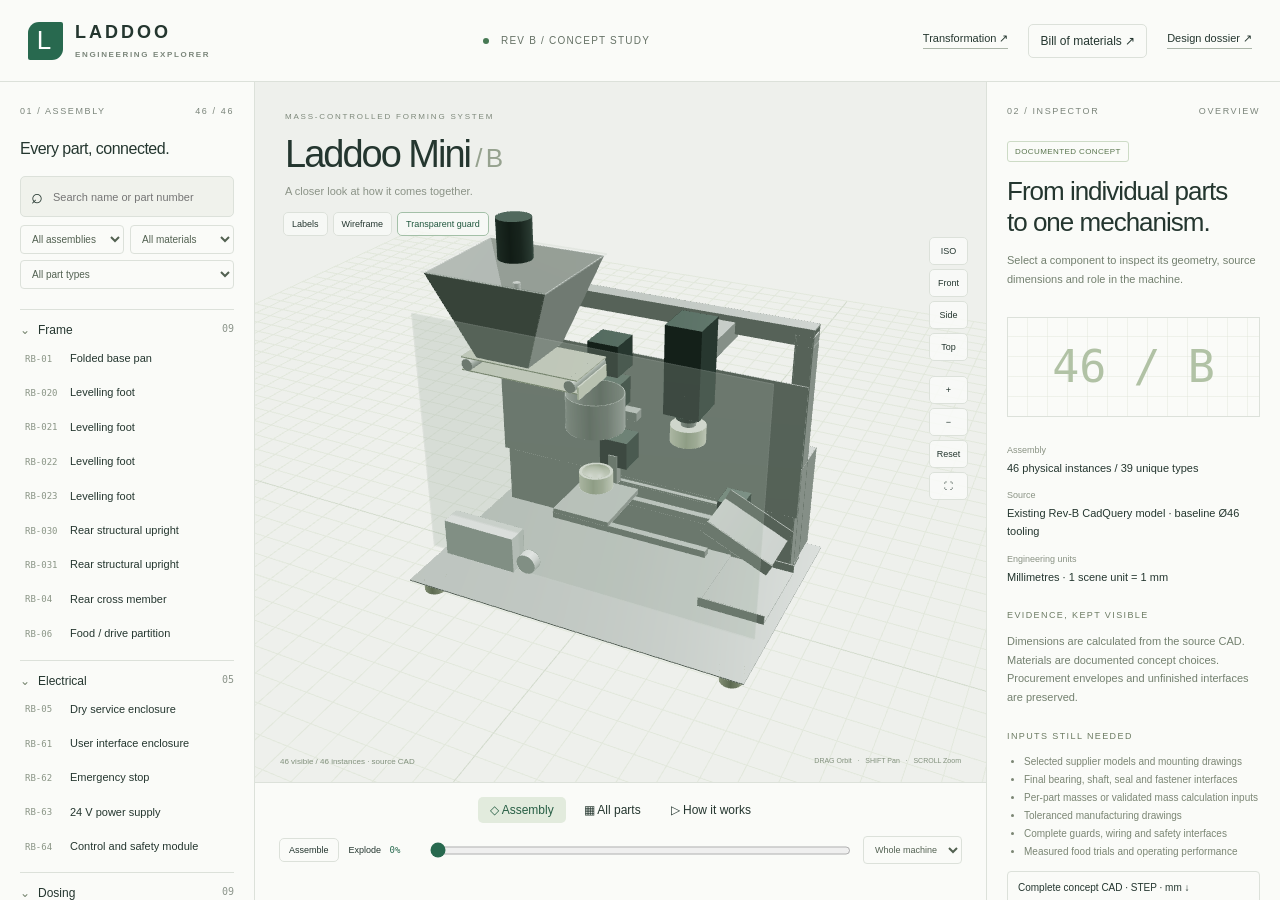
<file: rev_b/explorer/index.html>
<!doctype html>
<html lang="en"><head><meta charset="utf-8"><meta name="viewport" content="width=device-width,initial-scale=1"><meta name="theme-color" content="#eef0ec"><title>Laddoo / Engineering explorer</title><link rel="stylesheet" href="style.css"></head>
<body>
<header><a class="brand" href="./"><span class="mark">L</span><span>LADDOO<span class="subbrand">ENGINEERING EXPLORER</span></span></a><span class="revision"><i></i> REV B <span> / CONCEPT STUDY</span></span><div class="header-actions"><a href="../transform/">Transformation ↗</a><button id="bomOpen">Bill of materials <span>↗</span></button><a href="../output/DESIGN.md" target="_blank">Design dossier ↗</a></div></header>
<div class="mobile-nav"><button id="treeToggle" aria-expanded="false">Components</button><button id="infoToggle" aria-expanded="false">Inspector</button></div>
<div class="workspace">
<aside class="tree-panel" id="left"><div class="panel-heading"><span>01 / ASSEMBLY</span><span id="partCount">—</span></div><h2>Every part, connected.</h2><label class="search"><span>⌕</span><input id="search" type="search" placeholder="Search name or part number" aria-label="Search components"></label><div class="filters"><select id="assemblyFilter" aria-label="Filter by assembly"><option value="">All assemblies</option></select><select id="materialFilter" aria-label="Filter by material"><option value="">All materials</option></select><select id="typeFilter" aria-label="Filter by part type"><option value="">All part types</option></select></div><div class="tree" id="tree"></div><div class="source-note"><span class="dot"></span><div>Original Rev-B geometry<small>46 modeled instances · millimetres<br>Concept CAD, not a fabrication release.</small></div></div></aside>
<main id="stage"><div class="stage-title"><div class="eyebrow">MASS-CONTROLLED FORMING SYSTEM</div><h1>Laddoo Mini<span> / B</span></h1><p id="viewSubtitle">A closer look at how it comes together.</p></div><div id="loading" role="status">Preparing 46 CAD components…</div><canvas id="viewport" aria-label="Interactive machine model. Drag to orbit, shift-drag to pan, scroll to zoom." tabindex="0"></canvas><div id="labels"></div><div class="view-tools"><button data-view="iso" aria-label="Isometric view" title="Isometric">ISO</button><button data-view="front">Front</button><button data-view="side">Side</button><button data-view="top">Top</button><span></span><button id="zoomIn" aria-label="Zoom in">+</button><button id="zoomOut" aria-label="Zoom out">−</button><button id="reset">Reset</button><button id="fullscreen" aria-label="Toggle fullscreen">⛶</button></div><div class="display-tools"><button id="labelsToggle" aria-pressed="false">Labels</button><button id="wireToggle" aria-pressed="false">Wireframe</button><button id="guardToggle" aria-pressed="true">Transparent guard</button></div><div id="gridCaption" hidden>Physical instances · same scale · select a label or solid to inspect</div><div id="process" hidden><div class="eyebrow">ILLUSTRATIVE MOTION · NOT A PHYSICAL SIMULATION</div><h3 id="stepTitle"></h3><p id="stepText"></p><div><button id="prevStep" aria-label="Previous process step">←</button><button id="play">Play sequence</button><button id="nextStep" aria-label="Next process step">→</button><span id="stepCount"></span></div></div><div class="stage-foot"><span id="sceneStatus" role="status">46 components · source CAD</span><span>DRAG Orbit &nbsp; · &nbsp; SHIFT Pan &nbsp; · &nbsp; SCROLL Zoom</span></div><section class="assembly-controls"><nav aria-label="View modes"><button data-mode="assembly" class="active">◇ <span>Assembly</span></button><button data-mode="parts">▦ <span>All parts</span></button><button data-mode="process">▷ <span>How it works</span></button></nav><div class="explode-row"><button id="assemble">Assemble</button><label for="explode">Explode <output id="explodeValue">0%</output></label><input id="explode" type="range" min="0" max="100" value="0"><select id="scope" aria-label="Explosion scope"><option value="all">Whole machine</option></select></div></section></main>
<aside class="inspector" id="right"><div class="panel-heading"><span>02 / INSPECTOR</span><span id="selectedBadge">OVERVIEW</span></div><div id="inspectorBody"></div></aside>
</div>
<dialog id="bom"><div class="dialog-head"><div><div class="eyebrow">REV B / MILLIMETRES</div><h2>Bill of materials</h2></div><button id="bomClose" aria-label="Close bill of materials">×</button></div><div class="bom-controls"><input id="bomSearch" type="search" placeholder="Search bill of materials" aria-label="Search bill of materials"><label><input id="uniqueTypes" type="checkbox"> Group repeated types</label><button id="exportBom">Export CSV ↓</button></div><p class="muted">Select a row to inspect its physical instance. Grouping uses matching source names, materials and dimensions.</p><div class="table-wrap"><table><thead><tr><th>Part number</th><th>Component</th><th>Assembly</th><th>Qty</th><th>Material</th><th>CAD bounds · mm</th></tr></thead><tbody id="bomRows"></tbody></table></div></dialog>
<script src="../output/three.min.js"></script><script src="../output/parts.js"></script><script src="catalog.js"></script><script src="transforms.js"></script><script src="app.js"></script>
</body></html>
</file>
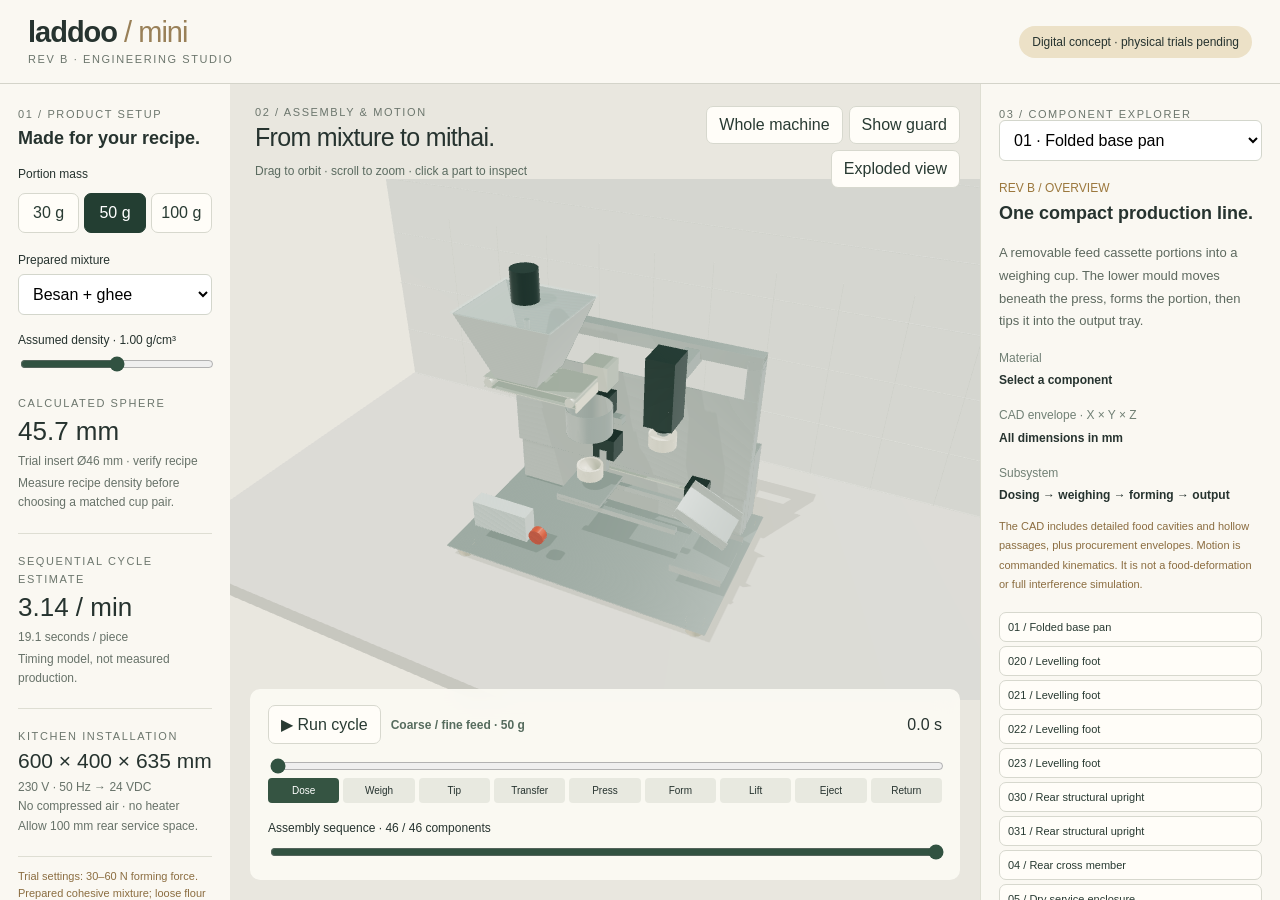
<file: rev_b/output/index.html>
<!doctype html>
<html lang="en"><head><meta charset="utf-8"><meta name="viewport" content="width=device-width,initial-scale=1"><title>Laddoo / Rev B engineering studio</title>
<style>
*{box-sizing:border-box}body{margin:0;background:#eeeae3;color:#26332f;font-family:Segoe UI,Arial,sans-serif}header{height:84px;padding:18px 28px;display:flex;align-items:center;justify-content:space-between;border-bottom:1px solid #d4d4ca;background:#faf8f2}.brand{font-size:29px;letter-spacing:-1px;font-weight:650}.brand span{color:#998058;font-weight:350}small,.eyebrow{font-size:11px;letter-spacing:1.6px;text-transform:uppercase;color:#6c766d}.tag{font-size:12px;background:#ece1c7;padding:9px 13px;border-radius:20px}.layout{display:grid;grid-template-columns:230px minmax(0,1fr) 300px;height:calc(100vh - 84px);min-height:680px}aside{background:#faf8f2;padding:24px 18px;overflow:auto}h2{font-size:18px;margin:8px 0 18px}button,select,input{font:inherit}button{cursor:pointer;border:1px solid #d7d8ce;border-radius:7px;padding:9px 12px;background:#fffdf8;color:#283a32}button:hover,button.active{background:#233e32;color:white;border-color:#233e32}button:focus-visible,select:focus-visible{outline:3px solid #ad7832;outline-offset:2px}.presets{display:flex;gap:5px;margin:12px 0 20px}.presets button{flex:1;padding:10px 4px}label{display:block;font-size:12px;margin-top:18px;margin-bottom:7px}select{width:100%;padding:10px;background:white;border:1px solid #d3d6cc;border-radius:6px}input[type=range]{width:100%;accent-color:#315241}.metric{padding:17px 0;border-bottom:1px solid #deded3}.metric strong{display:block;font-size:26px;font-weight:500;margin:5px 0}.metric p{margin:3px 0;font-size:12px;color:#677269;line-height:1.6}.stage{position:relative;overflow:hidden;background:#e9e7df}#view{position:absolute;top:95px;width:100%;height:calc(100% - 295px);display:block;touch-action:none}.topline{position:absolute;top:22px;left:25px;pointer-events:none}.topline h1{font-size:25px;letter-spacing:-.7px;margin:5px 0;font-weight:500}.topline p{font-size:12px;color:#5b6b60}.tools{position:absolute;right:20px;top:22px;display:flex;gap:6px;flex-wrap:wrap;max-width:280px;justify-content:flex-end}.bottom{position:absolute;bottom:20px;left:20px;right:20px;background:#fbfaf4ed;padding:16px 18px;border-radius:10px;backdrop-filter:blur(12px)}.transport{display:flex;align-items:center;gap:10px;margin-bottom:12px}.transport strong{font-size:14px;flex:1}#phase{font-size:12px;color:#566c5e}.steps{display:flex;gap:4px}.steps span{font-size:10px;flex:1;padding:7px 2px;text-align:center;background:#e8e9e0;border-radius:4px}.steps span.on{background:#355442;color:white}.detail{border-left:1px solid #deded2}.partid{color:#9b773c;font-size:12px;margin:20px 0 6px}.detail p{font-size:13px;line-height:1.75;color:#5d695f}.detail dl{font-size:12px;line-height:1.6}.detail dt{color:#718075;margin-top:16px}.detail dd{margin:3px 0 0;font-weight:600}.partlist{display:flex;flex-direction:column;gap:4px;margin-top:18px}.partlist button{text-align:left;font-size:11px;padding:8px}.links{display:flex;gap:12px;flex-wrap:wrap;margin-top:20px}a{color:#49684b;font-size:12px}.note{font-size:11px!important;line-height:1.6;color:#8b6d40!important}#error{position:absolute;top:180px;left:30px;color:#9b392f}.hidden{display:none}@media(max-width:1100px){.layout{grid-template-columns:180px minmax(0,1fr) 250px}aside{padding:18px 12px}.tools{top:108px;left:20px;right:auto}.topline h1{font-size:20px}}@media(max-width:760px){header{height:72px;padding:15px}.brand{font-size:24px}.tag{font-size:10px}.layout{display:flex;flex-wrap:wrap;height:auto;min-height:0}.stage{order:0;width:100%;height:650px}aside{order:1;width:50%}.detail{order:2;width:50%}.tools{top:84px}.topline{left:20px}.steps span{font-size:9px}.partlist{max-height:260px;overflow:auto}}
</style></head><body>
<header><div><div class="brand">laddoo<span> / mini</span></div><small>Rev B · engineering studio</small></div><div class="tag">Digital concept · physical trials pending</div></header>
<div class="layout"><aside><div class="eyebrow">01 / Product setup</div><h2>Made for your recipe.</h2><label>Portion mass</label><div class="presets"><button data-mass="30">30 g</button><button data-mass="50" class="active">50 g</button><button data-mass="100">100 g</button></div>
<label for="recipe">Prepared mixture</label><select id="recipe"><option value="besan">Besan + ghee</option><option value="moti">Motichoor</option><option value="peanut">Gud + shengdana</option></select>
<label for="density">Assumed density · <span id="rho">1.00</span> g/cm³</label><input id="density" type="range" min="0.8" max="1.2" step="0.01" value="1"><div class="metric"><small>Calculated sphere</small><strong id="diameter">45.7 mm</strong><p id="insert">Trial insert Ø46 mm</p><p>Measure recipe density before choosing a matched cup pair.</p></div>
<div class="metric"><small>Sequential cycle estimate</small><strong id="rate">3.14 / min</strong><p id="cycle">19.1 seconds / piece</p><p>Timing model, not measured production.</p></div><div class="metric"><small>Kitchen installation</small><strong style="font-size:21px">600 × 400 × 635 mm</strong><p>230 V · 50 Hz → 24 VDC<br>No compressed air · no heater<br>Allow 100 mm rear service space.</p></div><p class="note" id="recipeNote"></p>
<div class="links"><a href="DESIGN.md" target="_blank">Design dossier</a><a href="BOM.csv" download>Materials / BOM</a><a href="SIMULATION.json" target="_blank">Calculation results</a><a href="MACHINE_REV_B.step" download>Assembly STEP</a></div>
</aside><main class="stage"><canvas id="view" aria-label="Interactive three-dimensional laddoo machine. Drag to orbit, scroll to zoom; select any component for specifications."></canvas><div class="topline"><div class="eyebrow">02 / Assembly & motion</div><h1>From mixture to mithai.</h1><p>Drag to orbit · scroll to zoom · click a part to inspect</p></div><div class="tools"><button id="home">Whole machine</button><button id="guard">Show guard</button><button id="explode">Exploded view</button></div><div id="error" role="alert"></div><div class="bottom"><div class="transport"><button id="play">▶ Run cycle</button><strong id="phase">Ready · 50 g</strong><span id="time">0.0 s</span></div><input type="range" id="seek" min="0" max="1" step=".001" value="0" aria-label="Cycle position"><div class="steps"><span>Dose</span><span>Weigh</span><span>Tip</span><span>Transfer</span><span>Press</span><span>Form</span><span>Lift</span><span>Eject</span><span>Return</span></div><label for="assembly">Assembly sequence · <span id="assemblyText">46 / 46 components</span></label><input id="assembly" type="range" min="1" max="46" value="46" step="1"></div></main>
<aside class="detail"><div class="eyebrow">03 / Component explorer</div><select id="picker" aria-label="Select component"></select><div class="partid" id="partid">REV B / OVERVIEW</div><h2 id="partname">One compact production line.</h2><p id="description">A removable feed cassette portions into a weighing cup. The lower mould moves beneath the press, forms the portion, then tips it into the output tray.</p><dl><dt>Material</dt><dd id="material">Select a component</dd><dt>CAD envelope · X × Y × Z</dt><dd id="dimensions">All dimensions in mm</dd><dt>Subsystem</dt><dd id="group">Dosing → weighing → forming → output</dd></dl><a id="partlink" class="hidden" download>Download this part · STEP</a><p class="note">The CAD includes detailed food cavities and hollow passages, plus procurement envelopes. Motion is commanded kinematics. It is not a food-deformation or full interference simulation.</p><div class="partlist" id="partlist"></div></aside></div>
<script src="three.min.js"></script><script src="parts.js"></script><script src="cups.js"></script><script>
(()=>{'use strict';
const $=id=>document.getElementById(id),canvas=$('view');let renderer;
try{renderer=new THREE.WebGLRenderer({canvas,antialias:true,preserveDrawingBuffer:true})}catch(e){$('error').textContent='3D requires WebGL. CAD and calculation downloads remain available.';return}
renderer.setPixelRatio(Math.min(devicePixelRatio,2));renderer.outputColorSpace=THREE.SRGBColorSpace;renderer.toneMapping=THREE.ACESFilmicToneMapping;renderer.toneMappingExposure=.95;renderer.shadowMap.enabled=true;renderer.shadowMap.type=THREE.PCFSoftShadowMap;
const scene=new THREE.Scene();scene.background=new THREE.Color('#e9e7df');const camera=new THREE.PerspectiveCamera(37,1,1,10000);camera.up.set(0,0,1);
scene.add(new THREE.HemisphereLight(0xfffaf0,0x8d9a91,.7));for(const [x,y,z,intensity] of [[-300,-650,1300,1.6],[900,400,950,1],[200,1000,900,.7]]){let l=new THREE.DirectionalLight(0xffffff,intensity);l.position.set(x,y,z);l.castShadow=y<0;l.shadow.mapSize.set(2048,2048);Object.assign(l.shadow.camera,{left:-1000,right:1000,top:1000,bottom:-1000,near:1,far:3500});l.shadow.normalBias=.7;scene.add(l)}
const ec=document.createElement('canvas');ec.width=1024;ec.height=512;let ctx=ec.getContext('2d');ctx.fillStyle='#9daaa4';ctx.fillRect(0,0,1024,512);ctx.fillStyle='#fff8e8';ctx.fillRect(60,10,230,420);ctx.fillRect(550,20,100,390);ctx.fillStyle='#3c5148';ctx.fillRect(800,0,160,512);let env=new THREE.CanvasTexture(ec);env.mapping=THREE.EquirectangularReflectionMapping;scene.environment=env;
function solid(w,d,h,x,y,z,color){const m=new THREE.Mesh(new THREE.BoxGeometry(w,d,h),new THREE.MeshStandardMaterial({color,roughness:.7}));m.position.set(x,y,z);m.receiveShadow=true;scene.add(m);return m}
solid(1800,950,40,300,200,-20,0xc8c3b8);solid(1800,18,900,300,675,390,0xe7e2d7);for(let x=-400;x<1200;x+=150)solid(1,2,550,x,663,240,0xd0d0c5);for(let z=0;z<850;z+=150)solid(1800,2,1,300,663,z,0xd0d0c5);
const meshes=[],groups=[...new Set(PARTS.map(p=>p.group))];const colors=p=>/silicone|POM|PEEK/i.test(p.material)?0xe3dcc7:/polycarbonate/i.test(p.material)?0xc4e0d7:/belt/i.test(p.name)?0xd9ded0:/motor|actuator|servo|module/i.test(p.name)?0x354b45:/Emergency/.test(p.name)?0xb7492f:0xb9c2bc;
PARTS.forEach((p,i)=>{const geo=new THREE.BufferGeometry();geo.setAttribute('position',new THREE.Float32BufferAttribute(p.vertices,3));geo.setIndex(p.triangles);geo.computeVertexNormals();const transparent=p.id==='60'||p.id==='11';let mat=new THREE.MeshStandardMaterial({color:colors(p),metalness:/SS|steel|aluminium/i.test(p.material)?.7:.03,roughness:.31,transparent,opacity:transparent?.22:1,side:THREE.DoubleSide});const m=new THREE.Mesh(geo,mat);m.userData.index=i;m.castShadow=!transparent;m.receiveShadow=true;scene.add(m);meshes.push(m);const option=document.createElement('option');option.value=i;option.textContent=p.id+' · '+p.name;$('picker').append(option);const b=document.createElement('button');b.textContent=p.id+' / '+p.name;b.onclick=()=>select(i);$('partlist').append(b)});
const food=new THREE.Mesh(new THREE.SphereGeometry(22.85,40,28),new THREE.MeshStandardMaterial({color:0xc79438,roughness:.85}));food.castShadow=true;scene.add(food);
let mass=50,rho=1,elapsed=0,running=false,exploded=false,showGuard=false,selected=-1,count=PARTS.length,phase=0;
let target=new THREE.Vector3(300,180,290),goal=target.clone(),distance=1600,goalDistance=1600,theta=-1.12,phi=.99,drag=false,lastX=0,lastY=0,moved=0;
let durations=[],total=19.1;const phaseNames=['Coarse / fine feed','Stable weight check','Tip weighed portion','Shuttle to press','Lower force-controlled head','Form / dwell','Raise head','Tip to output','Return / re-tare'];
function settings(){rho=Number($('density').value);const d=10*Math.cbrt(6*mass/(Math.PI*rho));const cd=Math.round(d/2)*2;[35,44,45].forEach((id,k)=>{const i=PARTS.findIndex(p=>p.id===String(id)),c=CUPS[cd][k],g=new THREE.BufferGeometry();g.setAttribute('position',new THREE.Float32BufferAttribute(c.vertices,3));g.setIndex(c.triangles);g.computeVertexNormals();meshes[i].geometry.dispose();meshes[i].geometry=g;PARTS[i].name=k===2?'Upper tool spacer C'+cd:(k?'Upper':'Lower')+' forming insert Ø'+cd;PARTS[i].dimensions=k===2?[24,24,35-cd/2]:[cd+10,cd+10,cd/2+4.7];$('picker').options[i].textContent=PARTS[i].id+' · '+PARTS[i].name;$('partlist').children[i].textContent=PARTS[i].id+' / '+PARTS[i].name;});$('rho').textContent=rho.toFixed(2);$('diameter').textContent=d.toFixed(1)+' mm';$('insert').textContent='Trial insert Ø'+(Math.round(d/2)*2)+' mm · verify recipe';let dwell=$('recipe').value==='peanut'?7:$('recipe').value==='moti'?5:4;durations=[(mass-5)/20+2.5,.8,1.2,1.2,2.375,dwell,2.375,1.2,1.2];total=durations.reduce((a,b)=>a+b,0);$('rate').textContent=(60/total).toFixed(2)+' / min';$('cycle').textContent=total.toFixed(1)+' seconds / piece';$('recipeNote').textContent=({besan:'Trial settings: 30–60 N forming force. Prepared cohesive mixture; loose flour cannot form. Release and smear require testing.',moti:'Trial settings: 10–30 N, 5 s dwell. Soft boondi may crush or bridge. Keep feed agitation low; validate texture.',peanut:'Trial settings: 40–80 N, 7 s dwell. Soft workable binder only; hard chikki is out of scope. Start with peanut pieces ≤4 mm. Dedicated allergen kit recommended.'})[$('recipe').value];food.scale.setScalar(d/45.7);food.material.color.setHex($('recipe').value==='moti'?0xe69522:$('recipe').value==='peanut'?0x9a602c:0xc79438);elapsed=0;running=false;$('play').textContent='▶ Run cycle';if(selected>=0)select(selected)}
function select(i){selected=i;const p=PARTS[i],m=meshes[i];$('picker').value=i;$('partid').textContent='PART '+p.id+' / REV B';$('partname').textContent=p.name;$('description').textContent=p.info;$('material').textContent=p.material;$('dimensions').textContent=p.dimensions.join(' × ')+' mm';$('group').textContent=p.group;$('partlink').classList.remove('hidden');$('partlink').href=(['35','44','45'].includes(p.id))?'C'+(Math.round(10*Math.cbrt(6*mass/(Math.PI*rho))/2)*2)+'_'+(p.id==='35'?'lower':p.id==='44'?'upper':'spacer')+'.step':p.id+'.step';const b=new THREE.Box3().setFromObject(m);b.getCenter(goal);goalDistance=Math.max(190,b.getSize(new THREE.Vector3()).length()*1.9);[...$('partlist').children].forEach((b,k)=>b.classList.toggle('active',k===i));}
function home(){selected=-1;goal.set(300,180,290);goalDistance=1600;theta=-1.12;phi=.99}
$('picker').onchange=()=>select(Number($('picker').value));$('home').onclick=home;$('guard').onclick=()=>{showGuard=!showGuard;$('guard').textContent=showGuard?'Hide guard':'Show guard'};$('explode').onclick=()=>{exploded=!exploded;$('explode').classList.toggle('active',exploded);running=false;$('play').textContent='▶ Run cycle';elapsed=0;home();goalDistance=exploded?2100:1600};$('assembly').oninput=()=>{count=Number($('assembly').value);$('assemblyText').textContent=count+' / '+PARTS.length+' components';running=false;$('play').textContent='▶ Run cycle';elapsed=0};$('assembly').max=PARTS.length;$('assembly').value=PARTS.length;
$('play').onclick=()=>{exploded=false;$('explode').classList.remove('active');count=PARTS.length;$('assembly').value=count;$('assemblyText').textContent=count+' / '+count+' components';if(elapsed>=total)elapsed=0;running=!running;$('play').textContent=running?'Ⅱ Pause':'▶ Run cycle'};$('seek').oninput=()=>{running=false;elapsed=Number($('seek').value)*total;$('play').textContent='▶ Run cycle'};document.querySelectorAll('[data-mass]').forEach(b=>b.onclick=()=>{mass=Number(b.dataset.mass);document.querySelectorAll('[data-mass]').forEach(x=>x.classList.toggle('active',x===b));settings()});$('recipe').onchange=settings;$('density').oninput=settings;
const ray=new THREE.Raycaster(),mouse=new THREE.Vector2();canvas.onpointerdown=e=>{drag=true;lastX=e.clientX;lastY=e.clientY;moved=0;canvas.setPointerCapture(e.pointerId)};canvas.onpointermove=e=>{if(!drag)return;const dx=e.clientX-lastX,dy=e.clientY-lastY;moved+=Math.abs(dx)+Math.abs(dy);theta-=dx*.006;phi=Math.max(.15,Math.min(1.48,phi+dy*.006));lastX=e.clientX;lastY=e.clientY};canvas.onpointerup=e=>{drag=false;if(moved>5)return;const r=canvas.getBoundingClientRect();mouse.set((e.clientX-r.left)/r.width*2-1,-(e.clientY-r.top)/r.height*2+1);ray.setFromCamera(mouse,camera);const hit=ray.intersectObjects(meshes.filter(m=>m.visible&&m.material.opacity>.3))[0];if(hit)select(hit.object.userData.index)};canvas.onwheel=e=>{e.preventDefault();goalDistance=Math.max(120,Math.min(3000,goalDistance*Math.exp(e.deltaY*.001))) };canvas.addEventListener('wheel',e=>e.preventDefault(),{passive:false});
function pose(){let start=0;phase=durations.length-1;let u=1;for(let i=0;i<durations.length;i++){if(elapsed<start+durations[i]){phase=i;u=(elapsed-start)/durations[i];break}start+=durations[i]}const ease=u*u*(3-2*u);let sx=phase<3?0:phase===3?160*ease:phase===8?160*(1-ease):160;let hz=phase<4?0:phase===4?-95*ease:phase===5?-95:phase===6?-95*(1-ease):0;let tilt=phase===7?ease*Math.PI*2/3:0;
meshes.forEach((m,i)=>{let p=PARTS[i];m.position.set(0,0,0);m.rotation.set(0,0,0);if(['shuttle','lower'].includes(p.motion))m.position.x=sx;if(p.motion==='head')m.position.z=hz;if(p.motion==='lower'&&tilt){const pivot=new THREE.Vector3(270,170,225),q=new THREE.Quaternion().setFromAxisAngle(new THREE.Vector3(0,1,0),tilt);m.quaternion.copy(q);m.position.copy(pivot.clone().sub(pivot.clone().applyQuaternion(q)));m.position.x+=sx}if(p.motion==='weigh'&&phase===2){const pivot=new THREE.Vector3(270,170,335),q=new THREE.Quaternion().setFromAxisAngle(new THREE.Vector3(0,1,0),ease*2.62);m.quaternion.copy(q);m.position.copy(pivot.clone().sub(pivot.clone().applyQuaternion(q)))}if(exploded){let g=groups.indexOf(p.group);m.position.x+=(g%3-1)*230;m.position.z+=Math.floor(g/3)*130;m.position.y+=(g%2?1:-1)*100}m.visible=i<count&&(p.id!=='60'||showGuard);m.material.emissive.setHex(i===selected?0x35533b:0);m.material.emissiveIntensity=.25});
food.visible=!exploded&&count===PARTS.length&&elapsed>0;food.position.set(270,170,340);if(phase===0)food.scale.setScalar(Math.max(.05,u)*10*Math.cbrt(6*mass/(Math.PI*rho))/45.7);else food.scale.setScalar(10*Math.cbrt(6*mass/(Math.PI*rho))/45.7);if(phase===2)food.position.z=340-115*ease;if(phase>=3)food.position.set(270+sx,170,225);if(phase===7)food.position.set(430+110*ease,170,225-110*ease);if(phase===8)food.position.set(540,170,100);$('phase').textContent=phaseNames[phase]+' · '+mass+' g';$('time').textContent=elapsed.toFixed(1)+' s';$('seek').value=elapsed/total;document.querySelectorAll('.steps span').forEach((s,i)=>s.classList.toggle('on',i===phase));}
let last=performance.now();function frame(now){const dt=Math.min((now-last)/1000,.08);last=now;if(running){elapsed=Math.min(total,elapsed+dt);if(elapsed>=total){running=false;$('play').textContent='↻ Replay cycle'}}pose();const w=canvas.clientWidth,h=canvas.clientHeight;if(canvas.width!==Math.round(w*renderer.getPixelRatio())||canvas.height!==Math.round(h*renderer.getPixelRatio())){renderer.setSize(w,h,false);camera.aspect=w/h;camera.updateProjectionMatrix()}target.lerp(goal,.09);distance+=(goalDistance-distance)*.09;camera.position.set(target.x+distance*Math.sin(phi)*Math.cos(theta),target.y+distance*Math.sin(phi)*Math.sin(theta),target.z+distance*Math.cos(phi));camera.lookAt(target);renderer.render(scene,camera);requestAnimationFrame(frame)}settings();requestAnimationFrame(frame);window.STUDIO={get state(){return {mass,rho,total,phase,elapsed,selected,count,exploded,parts:PARTS.length}},select,home};
})();</script></body></html>
</file>
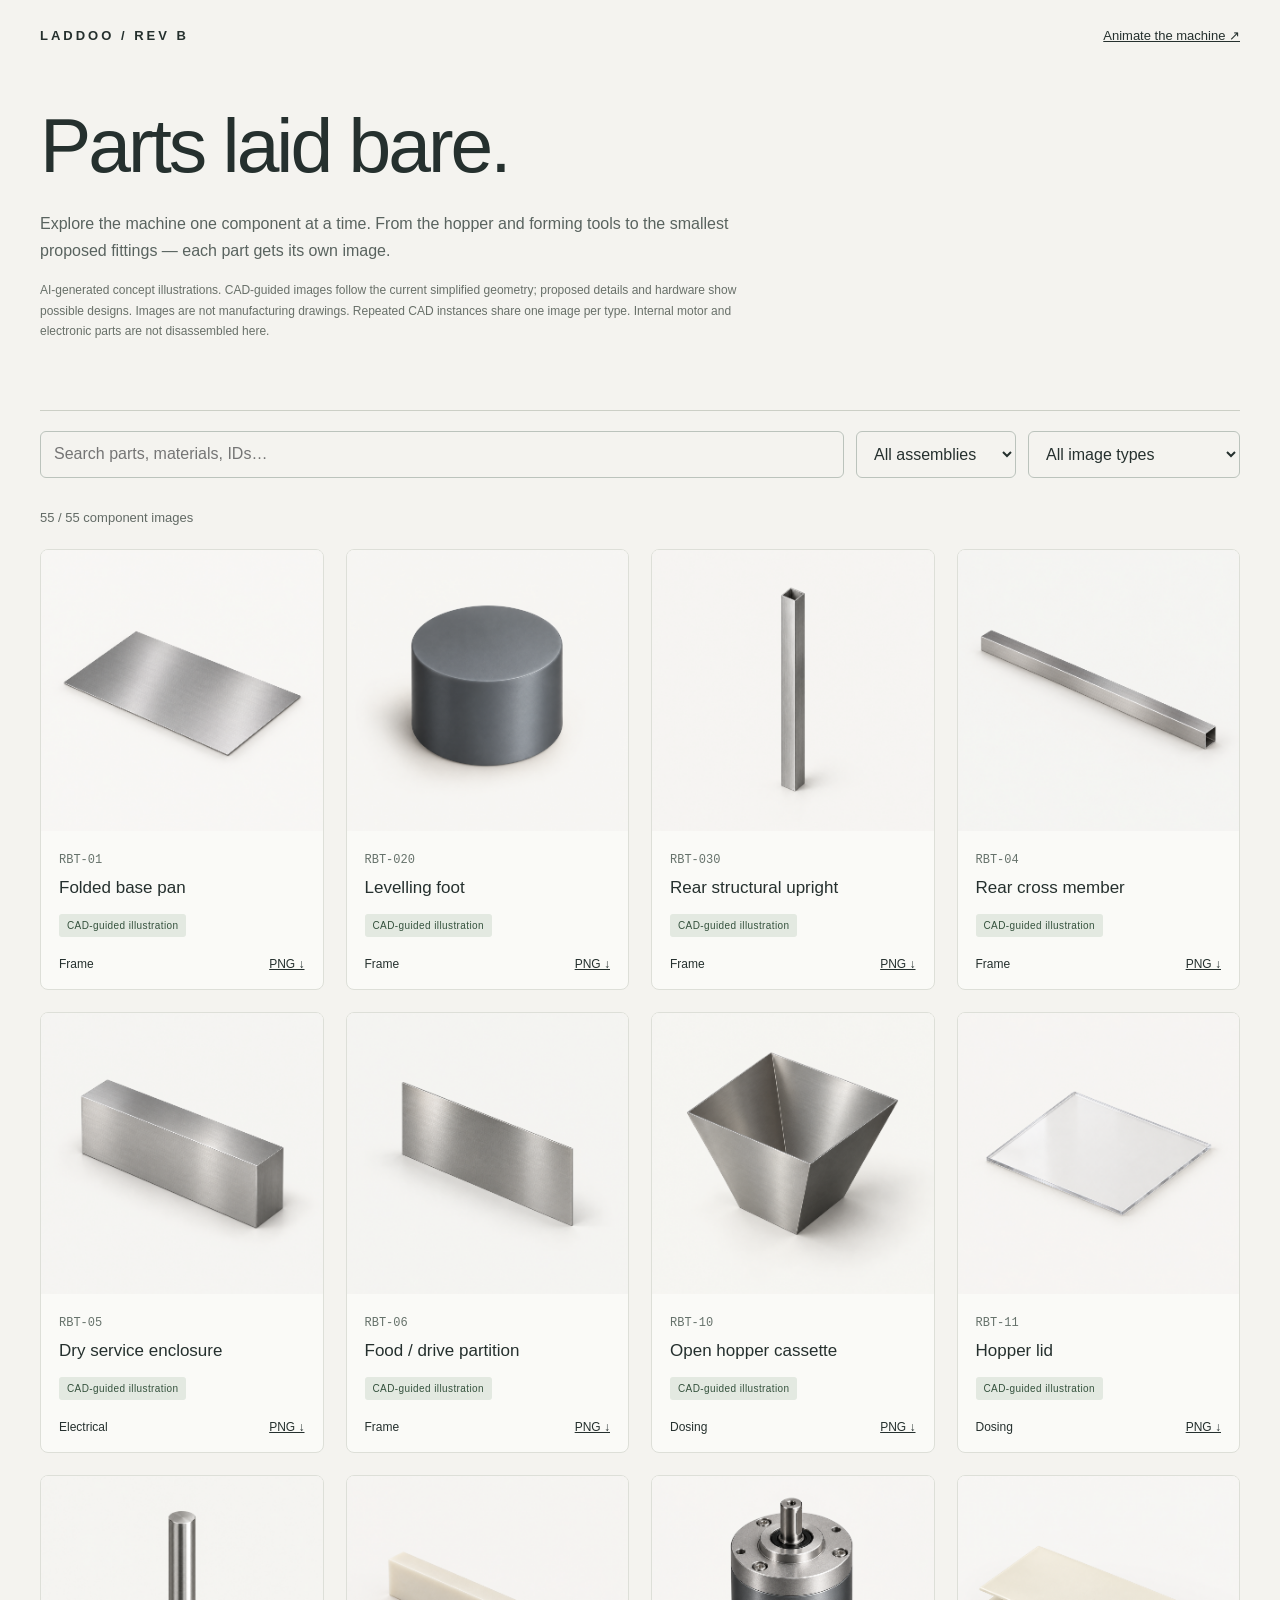
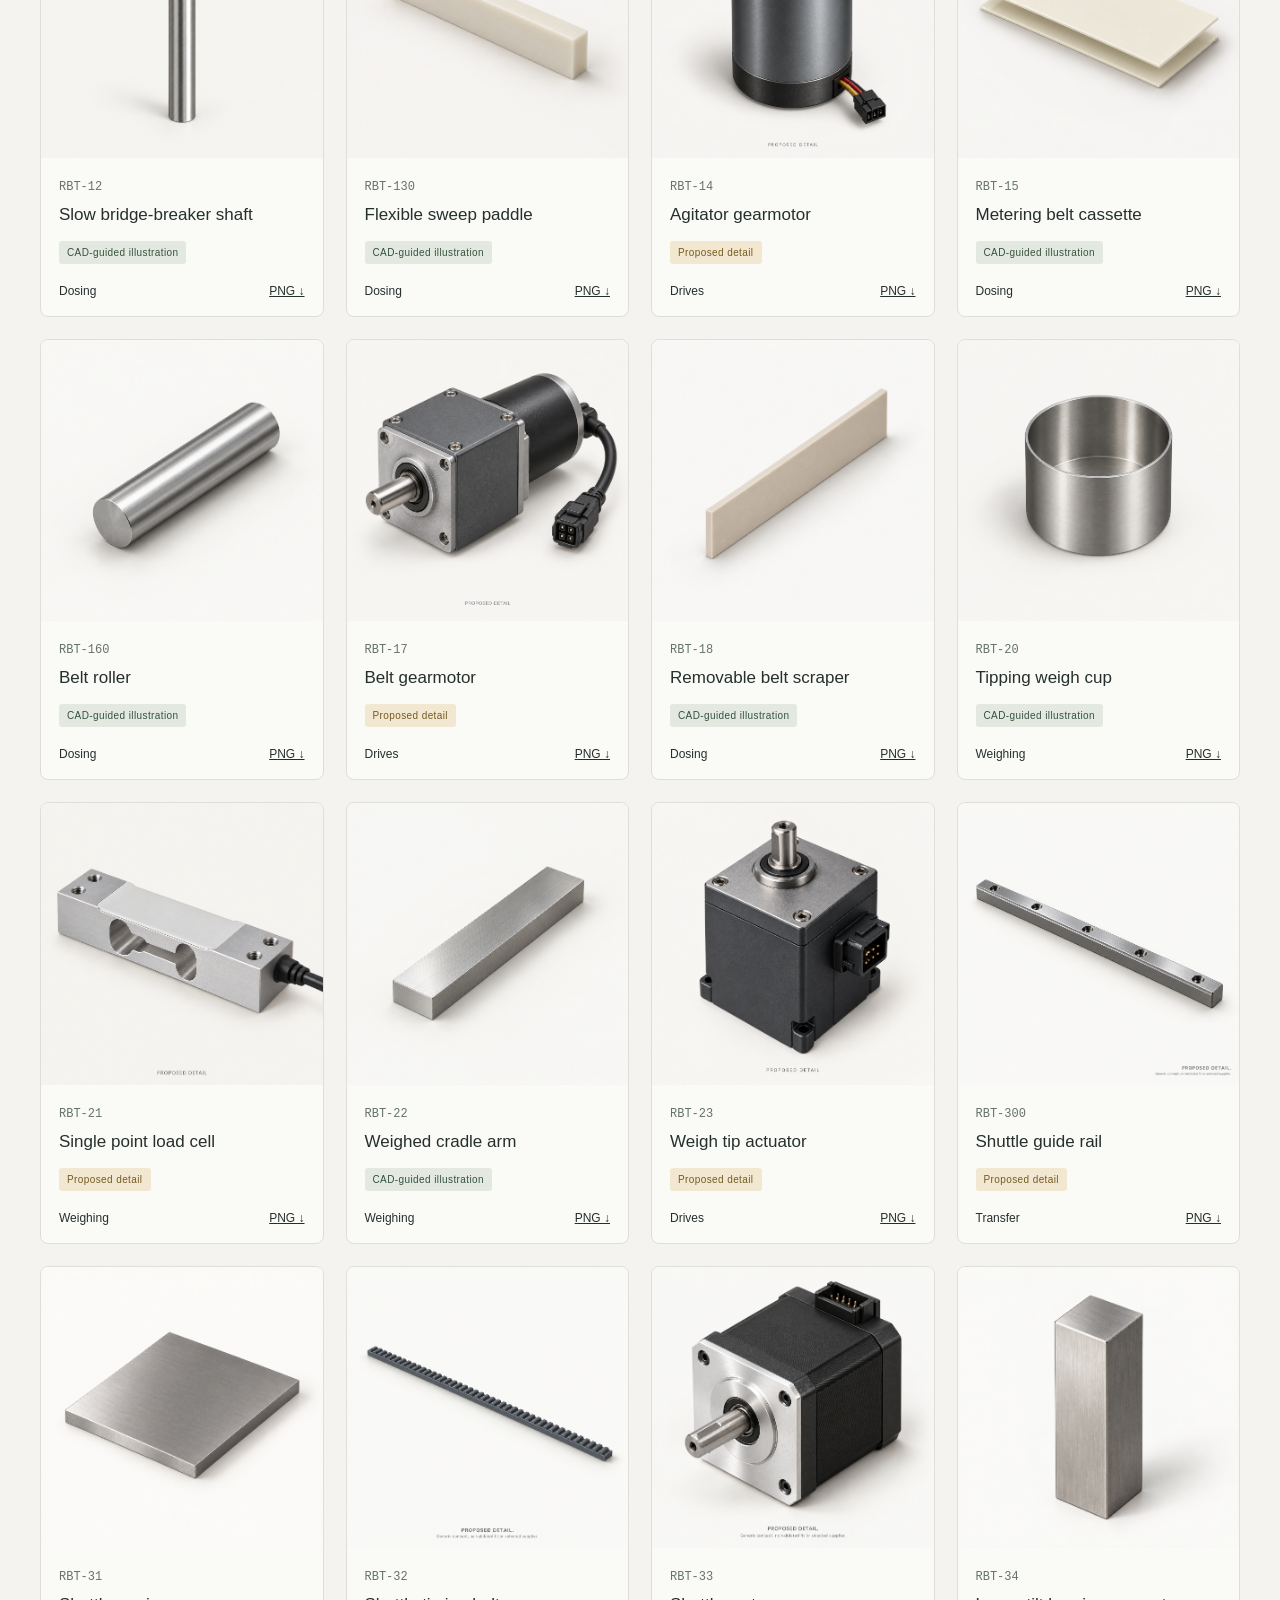
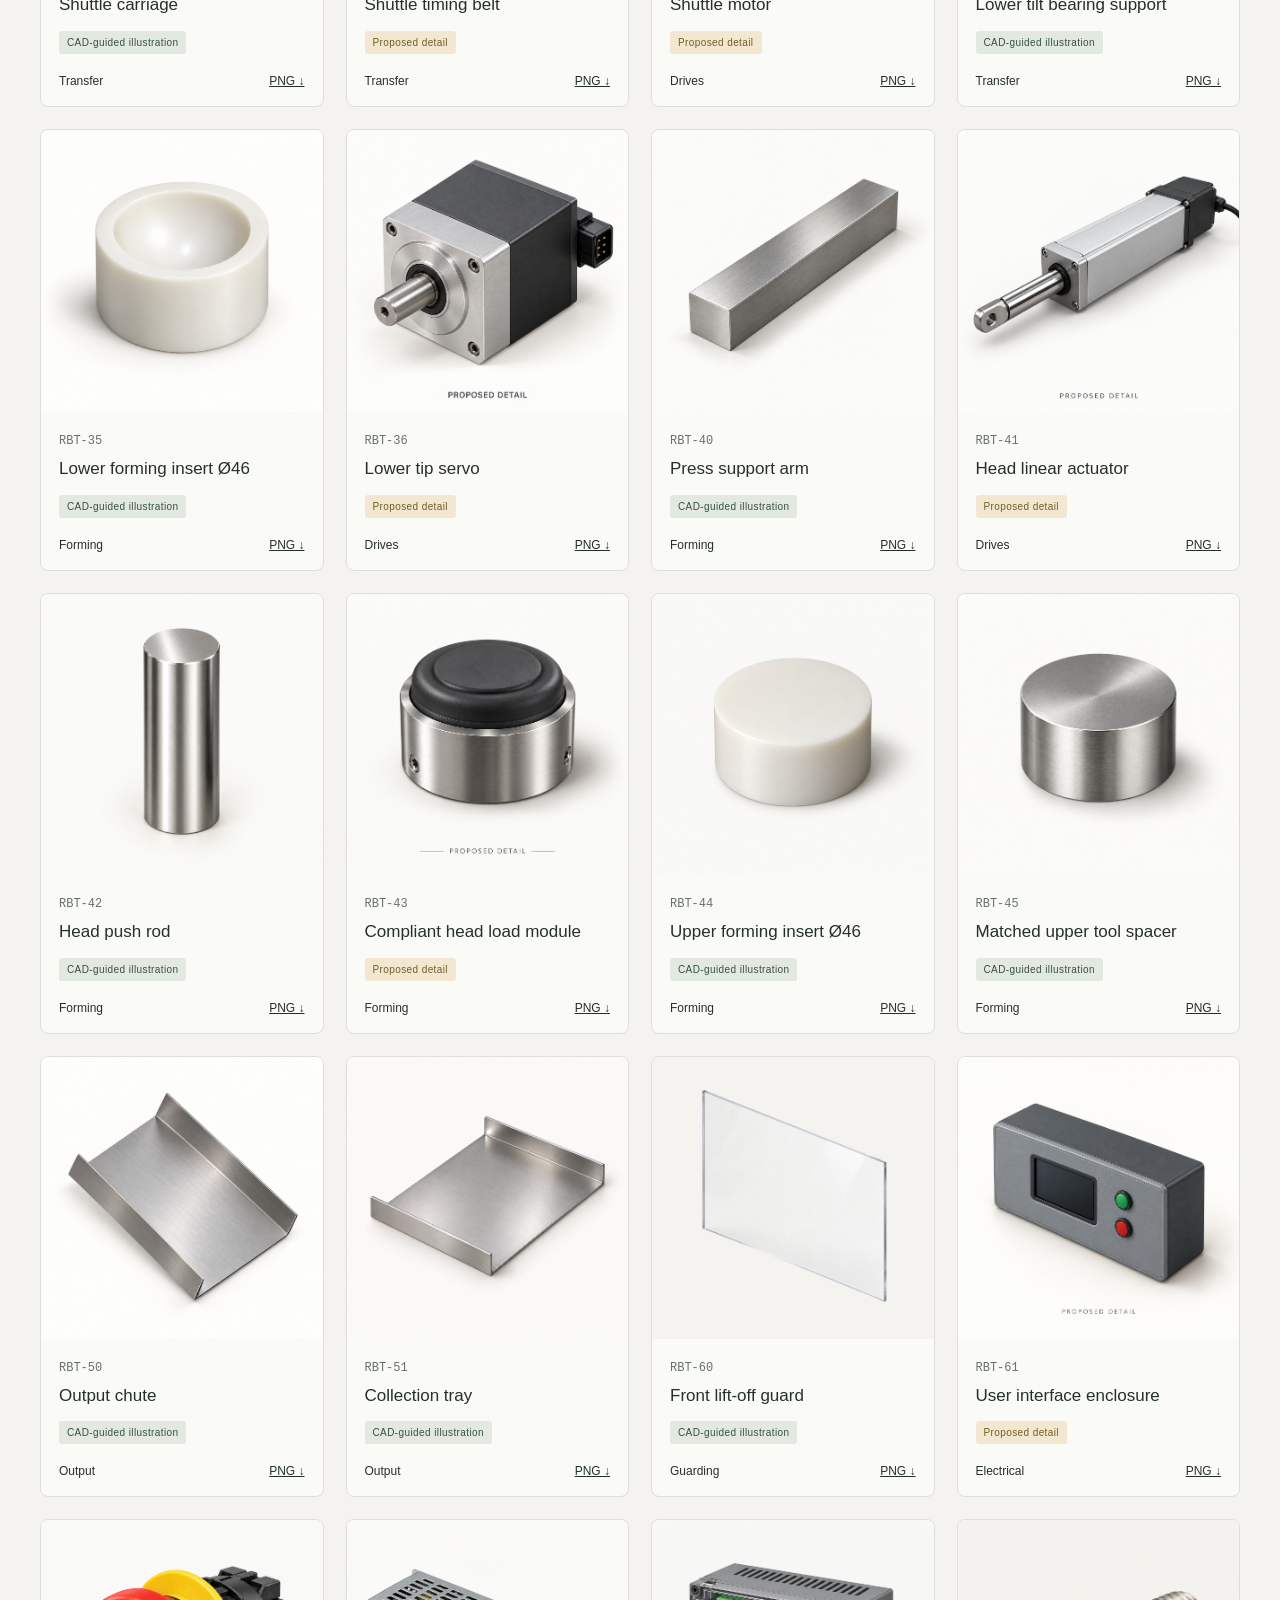
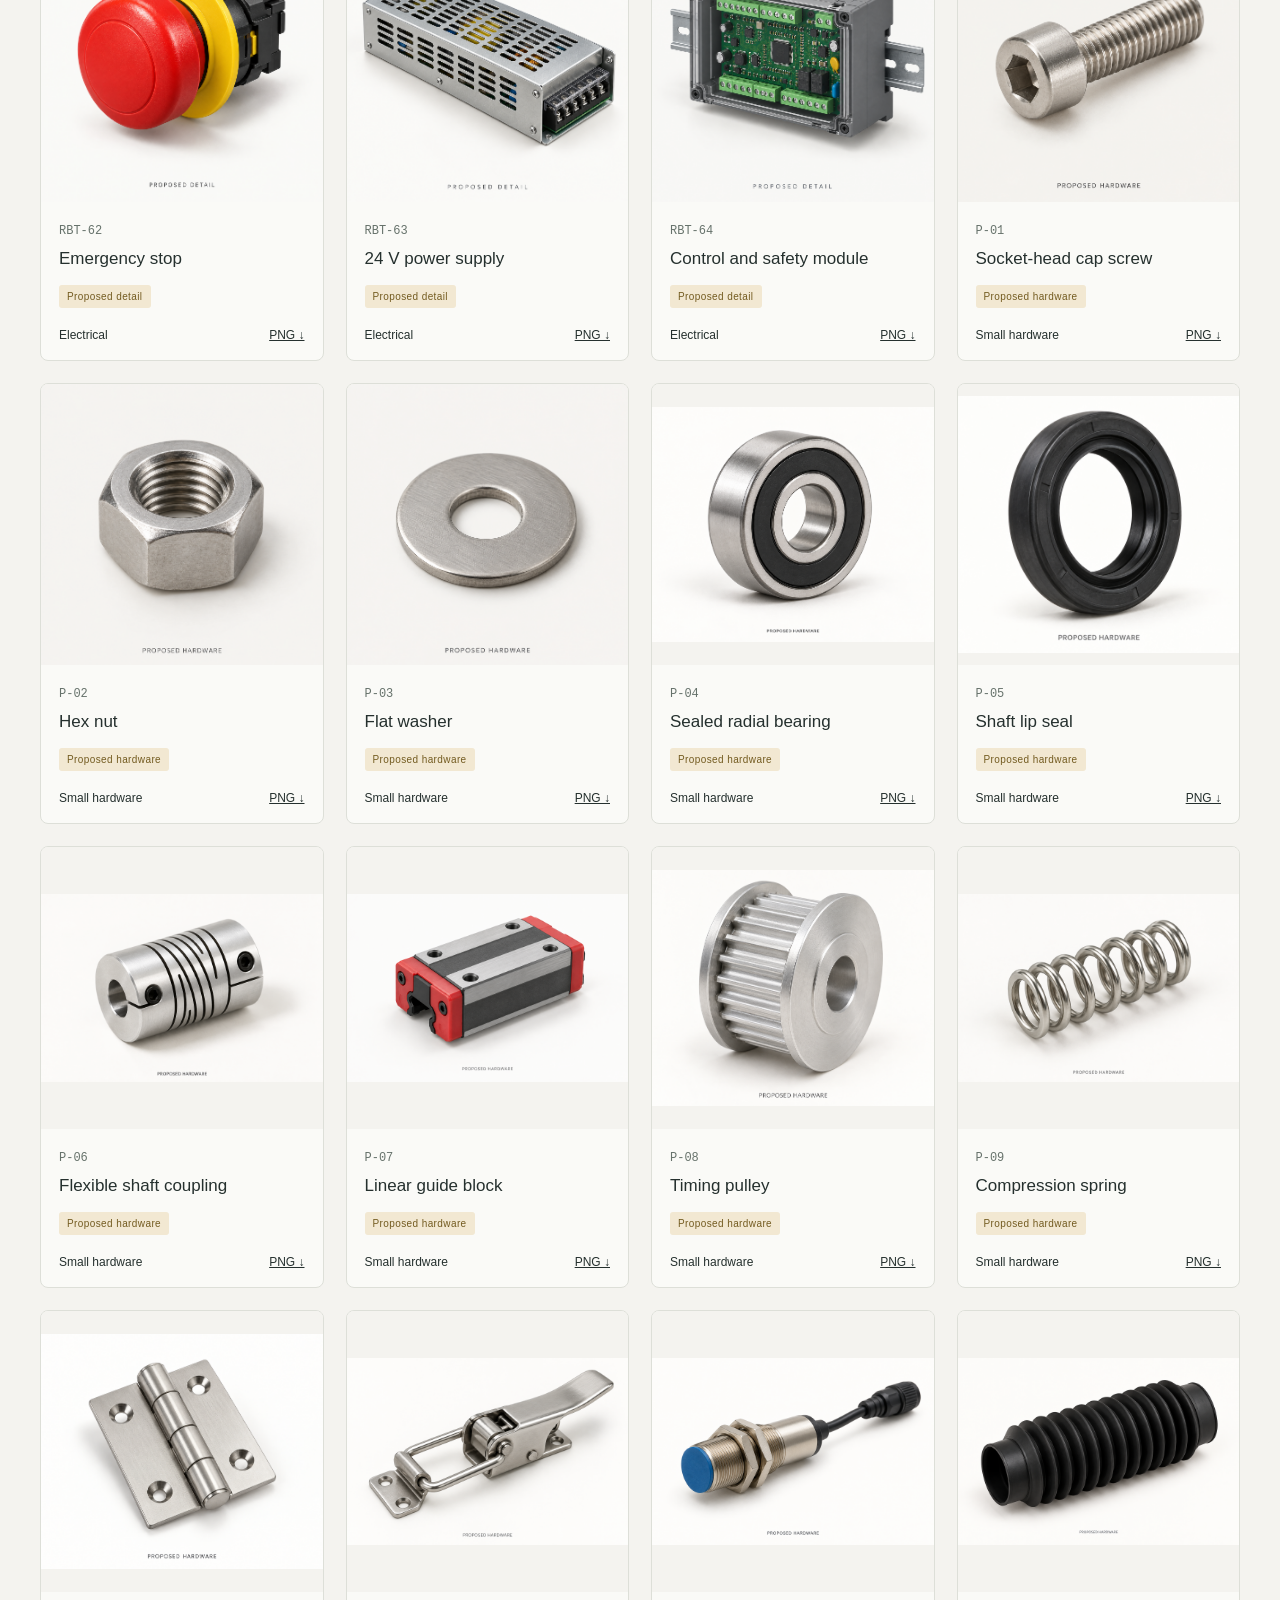
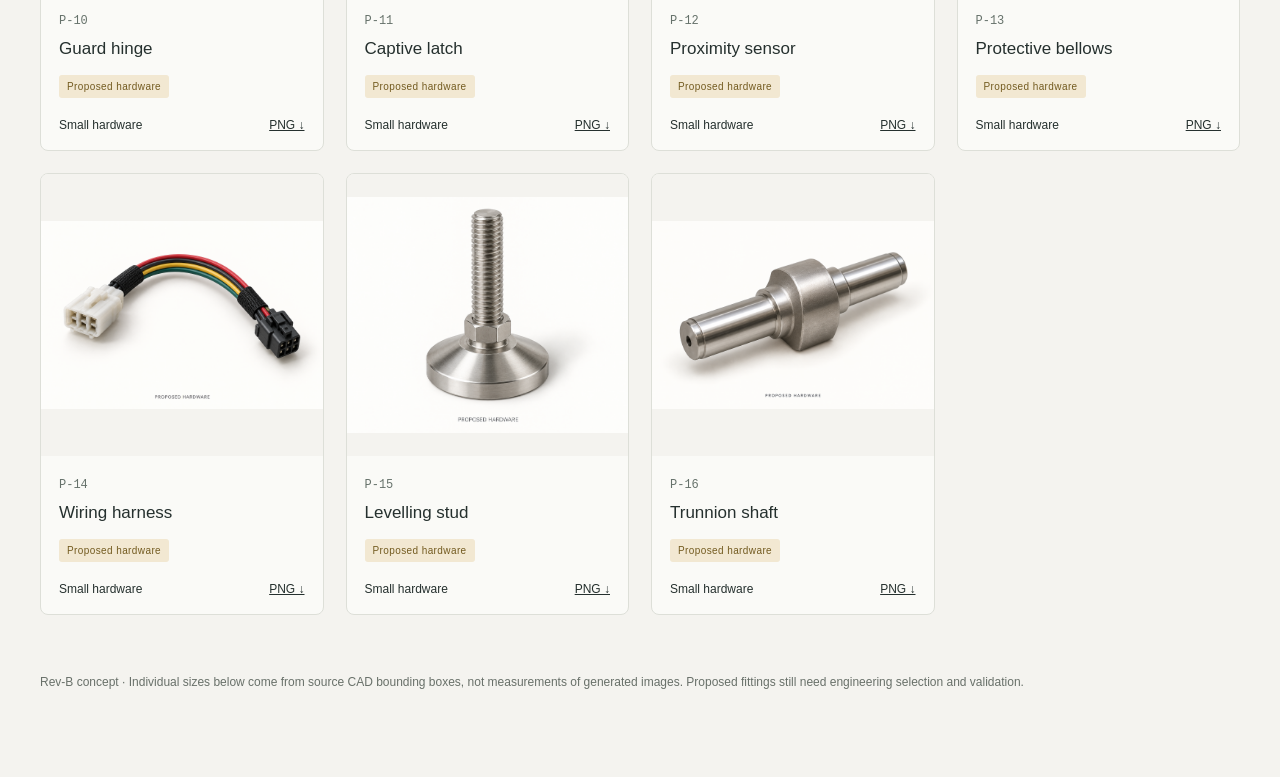
<file: rev_b/part_images/index.html>
<!doctype html>
<html lang="en"><head><meta charset="utf-8"><meta name="viewport" content="width=device-width,initial-scale=1"><title>Laddoo · Parts laid bare</title>
<style>
:root{font-family:Arial,sans-serif;color:#25302e;background:#f4f3ef}*{box-sizing:border-box}body{margin:0}header,main{max-width:1440px;margin:auto;padding:28px 40px}nav{display:flex;justify-content:space-between;gap:20px;align-items:center;font-size:13px}a{color:inherit}nav b{letter-spacing:3px}h1{font-size:clamp(40px,6vw,80px);font-weight:500;letter-spacing:-3px;margin:58px 0 20px}header p{max-width:720px;line-height:1.7;color:#59635f}.eyebrow{font-size:11px;letter-spacing:2px;text-transform:uppercase}.toolbar{display:flex;flex-wrap:wrap;gap:12px;padding:20px 0;border-top:1px solid #cccfc6}input,select,button{font:inherit;color:inherit}input,select{padding:13px;border:1px solid #bbc3bc;background:transparent;border-radius:6px}input{flex:1;min-width:190px}#count{font-size:13px;color:#626a65;margin:12px 0 24px}.grid{display:grid;grid-template-columns:repeat(4,minmax(0,1fr));gap:22px}.card{border:1px solid #dddfd8;border-radius:8px;overflow:hidden;background:#fafaf7}.open{display:block;width:100%;padding:0;border:0;background:#f4f3ef;cursor:zoom-in}.open img{display:block;width:100%;aspect-ratio:1;object-fit:contain}.info{padding:18px}.id{font-family:monospace;font-size:12px;color:#66726b}h2{font-size:17px;line-height:1.35;margin:10px 0 14px;font-weight:500}.badge{display:inline-block;font-size:10px;letter-spacing:.4px;padding:6px 8px;border-radius:3px;background:#e3e9e1;color:#35523d}.proposed{background:#f2e8d2;color:#735b20}.links{display:flex;justify-content:space-between;gap:10px;margin-top:20px;font-size:12px}.empty{padding:60px 0}dialog{padding:0;border:0;border-radius:12px;width:min(1100px,94vw);max-height:92vh;background:#f4f3ef;color:inherit}dialog::backdrop{background:#18241ddd;backdrop-filter:blur(4px)}.detail{display:grid;grid-template-columns:1.4fr 1fr}.detail img{width:100%;align-self:center}.detail section{padding:40px 28px;line-height:1.6}.detail h2{font-size:27px}.close{position:absolute;right:12px;top:12px;background:#fff;border:1px solid #ddd;border-radius:50%;width:38px;height:38px;cursor:pointer}.detail a{display:inline-block;margin:8px 10px 0 0}.note{font-size:12px;color:#687069}footer{padding:60px 0;font-size:12px;color:#687069}button:focus-visible,a:focus-visible{outline:3px solid #58765a;outline-offset:3px}@media(max-width:1000px){.grid{grid-template-columns:repeat(3,minmax(0,1fr))}}@media(max-width:700px){header,main{padding:24px 18px}.grid{grid-template-columns:repeat(2,minmax(0,1fr));gap:12px}.info{padding:12px}.detail{display:block}.detail img{max-height:45vh;object-fit:contain}.detail section{padding:22px}h1{margin-top:40px}.links{flex-wrap:wrap}}@media(max-width:390px){.grid{grid-template-columns:1fr}}
</style></head><body>
<header><nav><b>LADDOO / REV B</b><a href="../transform/">Animate the machine ↗</a></nav><h1>Parts laid bare.</h1><p>Explore the machine one component at a time. From the hopper and forming tools to the smallest proposed fittings — each part gets its own image.</p><p class="note">AI-generated concept illustrations. CAD-guided images follow the current simplified geometry; proposed details and hardware show possible designs. Images are not manufacturing drawings. Repeated CAD instances share one image per type. Internal motor and electronic parts are not disassembled here.</p></header>
<main><div class="toolbar"><input id="search" type="search" placeholder="Search parts, materials, IDs…" aria-label="Search parts"><select id="group" aria-label="Assembly"><option value="">All assemblies</option></select><select id="status" aria-label="Image basis"><option value="">All image types</option><option>CAD-guided illustration</option><option>Proposed detail</option><option>Proposed hardware</option></select></div><p id="count" aria-live="polite">Loading parts…</p><div class="grid" id="grid"></div><footer>Rev-B concept · Individual sizes below come from source CAD bounding boxes, not measurements of generated images. Proposed fittings still need engineering selection and validation.</footer></main>
<dialog id="viewer"><button class="close" aria-label="Close image">×</button><div class="detail"><img id="large" alt=""><section><span id="did" class="id"></span><h2 id="name"></h2><span id="basis" class="badge"></span><p id="desc"></p><p id="material"></p><p id="dims"></p><p id="qty"></p><p class="note">Illustrative appearance only. Check the source CAD and finish the mechanical design before fabrication.</p><a id="download" download>Download PNG ↓</a><a id="reference" target="_blank" rel="noopener">View CAD reference ↗</a></section></div></dialog>
<script>
const $=id=>document.getElementById(id);let parts=[];const dialog=$('viewer');
function openPart(p){$('large').src=p.image;$('large').alt=p.name;$('did').textContent=p.id+' / '+p.group;$('name').textContent=p.name;$('basis').textContent=p.status;$('basis').className='badge '+(p.status.startsWith('Proposed')?'proposed':'');$('desc').textContent=p.description;$('material').textContent='Material: '+p.material;$('dims').textContent=p.dimensions?'Source CAD bounds: '+p.dimensions.map(x=>Math.round(x*100)/100).join(' × ')+' mm':'Dimensions: design details needed';$('qty').textContent=p.quantity?'CAD instances: '+p.quantity:'Quantity: design details needed';$('download').href=p.image;$('reference').hidden=!p.reference;$('reference').style.display=p.reference?'inline-block':'none';if(p.reference)$('reference').href=p.reference;dialog.showModal()}
function render(){const query=$('search').value.trim().toLowerCase();const list=parts.filter(p=>(!$('group').value||p.group===$('group').value)&&(!$('status').value||p.status===$('status').value)&&[p.id,p.name,p.material,p.description].join(' ').toLowerCase().includes(query));$('grid').replaceChildren();$('count').textContent=list.length+' / '+parts.length+' component images';for(const p of list){const card=document.createElement('article');card.className='card';const button=document.createElement('button');button.className='open';button.setAttribute('aria-label','Inspect '+p.name);const img=document.createElement('img');img.src=p.image;img.alt=p.name;img.loading='lazy';button.append(img);button.onclick=()=>openPart(p);const info=document.createElement('div');info.className='info';const id=document.createElement('span');id.className='id';id.textContent=p.id;const name=document.createElement('h2');name.textContent=p.name;const badge=document.createElement('span');badge.className='badge '+(p.status.startsWith('Proposed')?'proposed':'');badge.textContent=p.status;const links=document.createElement('div');links.className='links';const group=document.createElement('span');group.textContent=p.group;const dl=document.createElement('a');dl.href=p.image;dl.download=p.image;dl.textContent='PNG ↓';links.append(group,dl);info.append(id,name,badge,links);card.append(button,info);$('grid').append(card)}}
$('search').oninput=render;$('group').onchange=render;$('status').onchange=render;document.querySelector('.close').onclick=()=>dialog.close();dialog.onclick=e=>{if(e.target===dialog)dialog.close()};fetch('manifest.json').then(r=>{if(!r.ok)throw Error('Catalogue unavailable');return r.json()}).then(data=>{parts=data;for(const group of [...new Set(parts.map(p=>p.group))]){const o=document.createElement('option');o.textContent=group;$('group').append(o)}render()}).catch(()=>{$('count').textContent='The catalogue could not load. Please refresh.'});
</script></body></html>
</file>
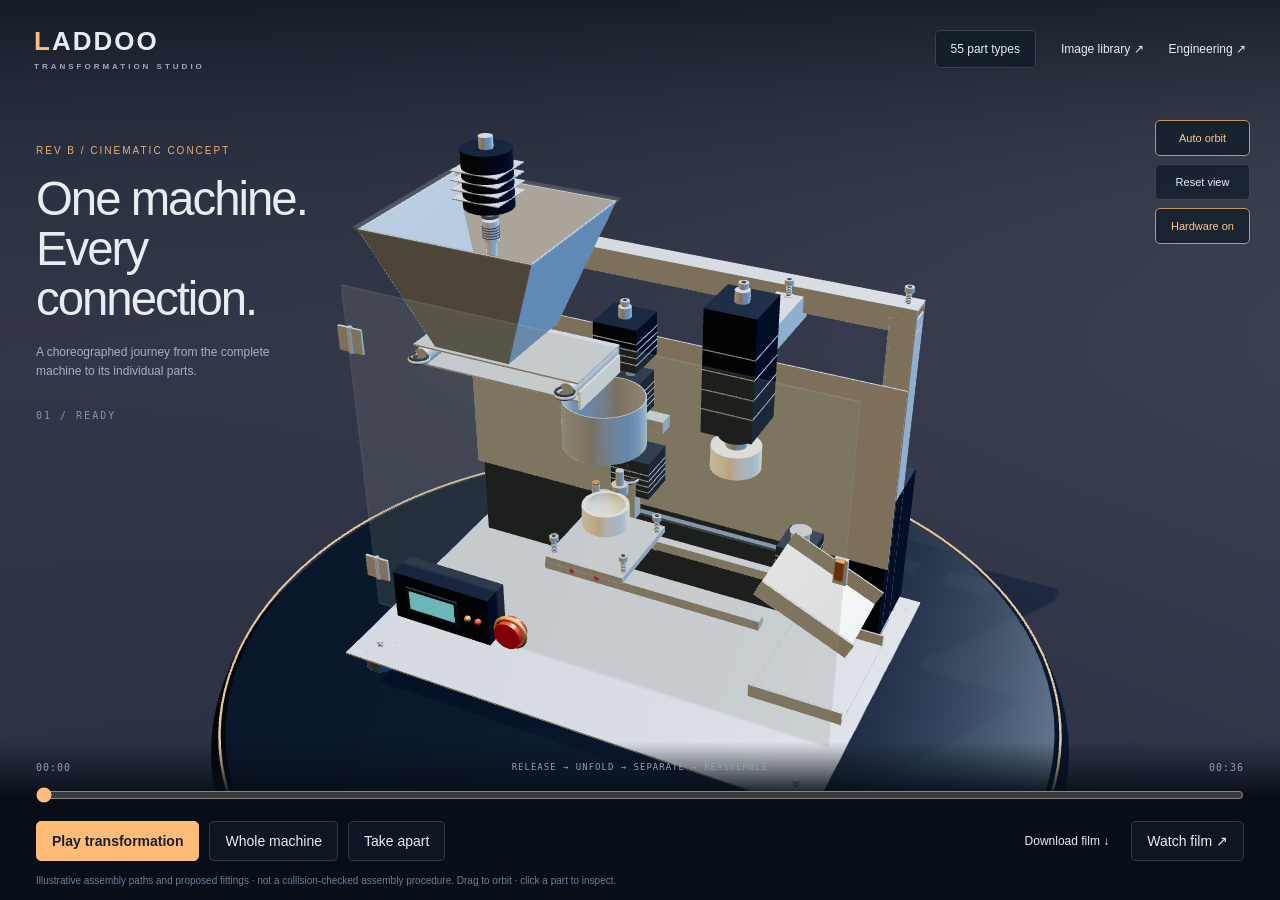
<file: rev_b/transform/index.html>
<!doctype html><html lang="en"><head><meta charset="utf-8"><meta name="viewport" content="width=device-width,initial-scale=1"><meta name="theme-color" content="#080e18"><title>Laddoo / Transformation studio</title><link rel="stylesheet" href="style.css"></head><body>
<canvas id="stage" aria-label="3D laddoo machine. Drag to orbit; scroll to zoom." tabindex="0"></canvas>
<header><a class="brand" href="./">L<span>ADDOO</span><small>TRANSFORMATION STUDIO</small></a><nav><button id="partsButton">55 part types</button><a href="../part_images/">Image library ↗</a><a href="../explorer/">Engineering ↗</a></nav></header>
<div id="loading" role="status">Preparing the machine…</div>
<section class="caption"><div class="kicker">REV B / CINEMATIC CONCEPT</div><h1 id="chapter">One machine.<br>Every connection.</h1><p id="chapterText">A choreographed journey from the complete machine to its individual parts.</p><span id="phase">01 / READY</span></section>
<div class="sideTools"><button id="orbit" aria-pressed="true">Auto orbit</button><button id="reset">Reset view</button><button id="hardware" aria-pressed="true">Hardware on</button></div>
<aside id="inspector" hidden><button id="closePart" aria-label="Close part details">×</button><img id="partImage" alt=""><div id="partId" class="kicker"></div><h2 id="partName"></h2><span id="partBasis"></span><p id="partDescription"></p><a id="partDownload" download>Download part image ↓</a></aside>
<div class="bottom"><div class="timelineLabels"><span id="time">00:00</span><span>RELEASE → UNFOLD → SEPARATE → REASSEMBLE</span><span>00:36</span></div><input id="timeline" aria-label="Animation timeline" type="range" min="0" max="36" step="0.01" value="0"><div class="playbar"><div><button id="play" class="primary">Play transformation</button><button id="assembled">Whole machine</button><button id="exploded">Take apart</button></div><a href="transformation.webm" download class="videoLink">Download film ↓</a><button id="filmButton">Watch film ↗</button></div><p class="footnote">Illustrative assembly paths and proposed fittings · not a collision-checked assembly procedure. Drag to orbit · click a part to inspect.</p></div>
<dialog id="parts"><div class="dialogTop"><h2>The complete cast.</h2><button id="closeParts" aria-label="Close parts library">×</button></div><p>39 CAD component types + 16 proposed hardware types. Choose a part to inspect its image and highlight it in 3D.</p><input id="searchParts" type="search" aria-label="Search part library" placeholder="Search a part…"><div id="partGrid"></div></dialog>
<dialog id="film"><div class="dialogTop"><h2>Transformation / 36 seconds</h2><button id="closeFilm" aria-label="Close film">×</button></div><video controls playsinline preload="none" src="transformation.webm"></video><a href="transformation.webm" download>Download film ↓</a></dialog>
<script src="../output/three.min.js"></script><script src="../output/parts.js"></script><script src="../explorer/catalog.js"></script><script src="../explorer/transforms.js"></script><script src="studio.js"></script></body></html>
</file>
<file: rev_b/explorer/style.css>
:root{font-family:Arial,Helvetica,sans-serif;color:#24362f;background:#eef0ec;font-synthesis:none;--accent:#28694f;--line:#dce1da;--muted:#778178}*{box-sizing:border-box}body{margin:0}button,input,select,a{font:inherit}button,a,input,select{-webkit-tap-highlight-color:transparent}button,a{color:inherit}button{cursor:pointer;border:1px solid var(--line);background:#fafbf8;border-radius:5px;padding:9px 11px;font-size:12px}button:hover{background:#e5ece3;border-color:#a5b6a7}button.active,button[aria-pressed=true]{background:#dceadd;color:#20573e;border-color:#a4c0a8}button:disabled{opacity:.45;cursor:not-allowed}button:focus-visible,a:focus-visible,input:focus-visible,select:focus-visible,summary:focus-visible{outline:2px solid var(--accent);outline-offset:3px}a{text-decoration:none}header{height:82px;display:flex;align-items:center;justify-content:space-between;padding:0 28px;border-bottom:1px solid var(--line);background:#fafbf8;gap:20px}.brand{display:flex;align-items:center;gap:12px;letter-spacing:3px;font-size:18px;font-weight:600}.mark{display:grid;place-items:center;width:35px;height:38px;background:#28694f;color:white;border-radius:11px 2px 11px 2px;font-size:26px;font-weight:400}.subbrand{display:block;font-size:8px;color:#7b867b;letter-spacing:1.65px;margin-top:7px}.revision{font-size:10px;letter-spacing:1.2px;color:#657165}.revision i,.dot{display:inline-block;width:6px;height:6px;background:#477954;border-radius:50%;margin-right:8px}.header-actions{display:flex;align-items:center;gap:20px;font-size:11px}.header-actions a{border-bottom:1px solid #abb5a9;padding-bottom:3px}.workspace{display:grid;grid-template-columns:255px minmax(0,1fr) 294px;height:calc(100dvh - 82px);min-height:570px}.tree-panel,.inspector{background:#fafbf8;padding:24px 20px;overflow-y:auto}.tree-panel{border-right:1px solid var(--line);display:flex;flex-direction:column}.inspector{border-left:1px solid var(--line)}.panel-heading{display:flex;justify-content:space-between;font-size:9px;letter-spacing:1.6px;color:#7b857b;margin-bottom:24px}.tree-panel h2{font-size:16px;letter-spacing:-.5px;font-weight:500;margin:0 0 18px}.search{display:flex;gap:8px;align-items:center;background:#f0f2ec;border:1px solid var(--line);padding:8px 10px;border-radius:5px}.search span{font-size:20px}.search input{width:100%;border:0;outline:0;background:transparent;font-size:11px;min-width:0}select{border:1px solid var(--line);border-radius:4px;background:#fafbf8;color:#526151;padding:7px;font-size:10px;max-width:100%}.filters{display:grid;grid-template-columns:1fr 1fr;gap:6px;margin:8px 0 20px}.filters select:last-child{grid-column:1/-1}.tree{flex:1}.tree details{border-top:1px solid var(--line);padding:10px 0}.tree summary{cursor:pointer;font-size:12px;list-style:none;display:flex;justify-content:space-between;padding:3px 0}.tree summary:before{content:'⌄';margin-right:8px;color:#75846e}.tree summary span{margin-left:auto;color:#8c958b;font:10px monospace}.part-button{display:flex;align-items:center;text-align:left;width:100%;gap:8px;border:0;background:transparent;padding:8px 5px;margin-top:3px;font-size:11px;line-height:1.4}.part-button small{font:9px monospace;color:#8a9586;flex:0 0 37px}.part-button[aria-pressed=true]{background:#e0ebdc;border-left:2px solid #377151}.part-button.hidden-part{opacity:.45}.source-note{display:flex;border-top:1px solid var(--line);margin-top:20px;padding-top:16px;font-size:10px;line-height:1.6}.source-note .dot{flex-shrink:0;margin-top:4px}.source-note small{font-size:9px;display:block;color:#8a9286;margin-top:4px}#stage{position:relative;min-width:0;overflow:hidden;background:#eef0ec}#viewport{width:100%;height:calc(100% - 118px);display:block;touch-action:none}.stage-title{position:absolute;left:30px;top:28px;pointer-events:none;z-index:1}.eyebrow{font-size:8px;letter-spacing:1.8px;color:#7d887a;line-height:1.7}h1{font-size:38px;font-weight:400;letter-spacing:-2px;margin:9px 0}h1 span{color:#96a28f;font-size:26px}.stage-title p{font-size:11px;color:#8b9387;margin:0}.view-tools{position:absolute;top:155px;right:18px;display:flex;flex-direction:column;gap:4px}.view-tools button{font-size:9px;background:#fafbf8db;min-width:39px;padding:8px 6px}.view-tools span{height:7px}.display-tools{position:absolute;left:28px;top:130px;display:flex;gap:5px}.display-tools button{font-size:9px;padding:6px 8px;background:#fafbf8b5}.stage-foot{position:absolute;bottom:134px;left:25px;right:25px;display:flex;justify-content:space-between;gap:12px;font-size:8px;color:#81907c}.stage-foot span:last-child{font-size:7px}.assembly-controls{position:absolute;bottom:0;left:0;right:0;height:118px;background:#fafbf8f5;border-top:1px solid var(--line);padding:14px 24px}.assembly-controls nav{display:flex;gap:6px;justify-content:center;margin-bottom:13px}.assembly-controls nav button{border:0;background:transparent;padding:6px 12px;font-size:12px}.assembly-controls nav button.active{background:#e2ebdd;color:#275e44}.explode-row{display:flex;align-items:center;gap:10px;font-size:10px}.explode-row label{white-space:nowrap;font-size:9px}.explode-row output{display:inline-block;min-width:28px;color:var(--accent);font-family:monospace;margin-left:6px}.explode-row button{font-size:9px;padding:6px 9px}.explode-row input{min-width:40px;flex:1;accent-color:var(--accent);height:15px}.explode-row select{max-width:125px;font-size:9px}.inspector h2{font-size:26px;line-height:1.18;letter-spacing:-1px;font-weight:400;margin:14px 0}.inspector p{font-size:11px;line-height:1.7;color:#73806f}.badge{display:inline-block;border:1px solid #cddbc6;color:#58744c;font-size:8px;padding:5px 7px;border-radius:3px;letter-spacing:.4px}.inspector .overview-art{margin:28px 0;height:100px;display:flex;align-items:center;justify-content:center;border:1px solid var(--line);background:repeating-linear-gradient(0deg,transparent,transparent 19px,#e3e8dc 20px),repeating-linear-gradient(90deg,transparent,transparent 19px,#e3e8dc 20px);font:45px monospace;color:#b1c2a5}.inspector h3{font-size:9px;text-transform:uppercase;letter-spacing:1.4px;margin:24px 0 12px;font-weight:400;color:#6d7c64}.inspector dl{margin:12px 0}.inspector dt{font-size:9px;color:#8a9384;margin:13px 0 5px}.inspector dd{font-size:11px;margin:0;line-height:1.6;overflow-wrap:anywhere}.inspector .actions{display:flex;flex-wrap:wrap;gap:5px;margin-top:16px}.inspector .actions button{font-size:10px;padding:7px}.inspector details{border-top:1px solid var(--line);padding:13px 0;font-size:11px}.inspector summary{cursor:pointer}.download{display:block;border:1px solid var(--line);padding:10px;margin-top:7px;font-size:10px;border-radius:4px}.download:hover{background:#e3ecdF}.muted{color:#84907c;font-size:10px;line-height:1.6}.inspector ul{padding-left:17px;font-size:10px;line-height:1.8;color:#7b8674}.dimension-value{font:17px monospace;color:#2e6243}.dimension-note{font-size:9px;color:#85907b;line-height:1.6}.inspector input[type=range]{width:100%;accent-color:var(--accent)}#labels{position:absolute;inset:0 0 118px;pointer-events:none;overflow:hidden}.model-label{position:absolute;transform:translate(-50%,-50%);font:9px Arial;padding:5px 7px;white-space:nowrap;background:#fafbf8ee;border:1px solid #c9d5c2;box-shadow:0 2px 6px #273a2410;pointer-events:auto;max-width:210px;overflow:hidden;text-overflow:ellipsis}.model-label.active{background:#28694f;color:white;border-color:#28694f}.dim-label{position:absolute;transform:translate(-50%,-50%);font:10px monospace;padding:3px 5px;background:#f7faf0eF;color:#28694f;white-space:nowrap}#loading{position:absolute;top:48%;left:10%;right:10%;text-align:center;background:#fafbf8;padding:16px;z-index:5;border:1px solid var(--line);font-size:12px}#process{position:absolute;left:24px;bottom:170px;max-width:320px;right:65px;padding:16px;background:#fafbf8ed;border:1px solid #d4dfcc;border-radius:5px}#process h3{font-size:18px;margin:6px 0;font-weight:400}#process p{font-size:10px;line-height:1.6;color:#6c7e63}#process>div:last-child{display:flex;align-items:center;gap:6px}#process button{font-size:10px}#stepCount{margin-left:auto;font:9px monospace}#gridCaption{position:absolute;top:175px;left:28px;font-size:9px;color:#75856a}.mobile-nav{display:none}dialog{width:min(1100px,94vw);max-height:86dvh;border:1px solid #cdd9c7;border-radius:10px;background:#fafbf8;padding:26px;color:#24362f}dialog::backdrop{background:#1e2f2660;backdrop-filter:blur(5px)}.dialog-head{display:flex;align-items:center;justify-content:space-between}.dialog-head h2{font-weight:400;font-size:28px;margin:5px 0 20px}.dialog-head button{font-size:20px}.bom-controls{display:flex;gap:16px;align-items:center;flex-wrap:wrap;font-size:11px}.bom-controls>input{padding:10px;border:1px solid var(--line);border-radius:4px;flex:1;min-width:160px}.table-wrap{overflow:auto;max-height:55dvh}table{width:100%;border-collapse:collapse;text-align:left;font-size:11px}th{font-size:9px;color:#7d8a76;position:sticky;top:0;background:#edf2e8}td,th{padding:11px 9px;border-bottom:1px solid var(--line)}td button{padding:5px;font:10px monospace}tr.selected{background:#e0ebd9}.empty{font-size:11px;padding:20px 0;color:#7c8775}@media(min-width:1600px){.workspace{grid-template-columns:280px minmax(0,1fr) 320px}.tree-panel,.inspector{padding:28px}.stage-title{left:40px;top:38px}h1{font-size:46px}}@media(max-width:1100px){.workspace{grid-template-columns:210px minmax(0,1fr) 245px}.tree-panel,.inspector{padding:20px 14px}.header-actions{gap:10px}.revision span{display:none}.stage-foot span:last-child{display:none}.stage-title{left:20px}h1{font-size:31px}.display-tools{left:20px;gap:3px}.display-tools button{font-size:8px}.assembly-controls{padding:14px}.explode-row{gap:6px}.explode-row select{max-width:95px}.view-tools{right:10px}}@media(max-width:800px){header{height:65px;padding:0 16px;gap:10px}.brand{font-size:14px}.subbrand{font-size:6px}.mark{height:32px;width:29px}.revision{font-size:8px}.header-actions a{display:none}.header-actions button{font-size:9px}.mobile-nav{display:flex;height:39px;background:#fafbf8;border-bottom:1px solid var(--line);justify-content:space-between;padding:4px 14px}.mobile-nav button{font-size:10px;padding:4px 12px}.workspace{height:calc(100dvh - 104px);min-height:490px;display:block;position:relative}#stage{height:100%}.tree-panel,.inspector{display:none;position:absolute;top:0;bottom:0;width:min(310px,85vw);z-index:10;box-shadow:0 12px 30px #21332430}.tree-panel.open{display:flex}.inspector.open{display:block;right:0}.stage-title{top:18px;left:20px}.eyebrow{font-size:7px}h1{font-size:32px}.stage-title p{font-size:10px}.display-tools{top:113px}.view-tools{top:154px}.assembly-controls{height:120px;padding:12px}.assembly-controls nav button{font-size:11px;padding:7px 10px}.explode-row{flex-wrap:wrap;gap:6px}.explode-row select{max-width:103px}.explode-row label{font-size:8px}.stage-foot{left:16px;bottom:135px}#process{left:16px;bottom:164px;max-width:270px;padding:12px}#process h3{font-size:16px}#gridCaption{top:144px;font-size:8px;max-width:250px}dialog{padding:15px}.bom-controls{gap:8px}#viewport{height:calc(100% - 120px)}}@media(prefers-reduced-motion:reduce){*{scroll-behavior:auto}}
.filters{grid-template-columns:minmax(0,1fr) minmax(0,1fr)}.filters select{width:100%;min-width:0}.tree-panel{scrollbar-width:thin}.inspector{scrollbar-width:thin}
#partsGallery{position:absolute;inset:190px 16px 122px;z-index:3;overflow:auto;background:#eef0ec;display:grid;grid-template-columns:repeat(auto-fill,minmax(165px,1fr));align-content:start;gap:10px;padding:0 4px 20px;scrollbar-width:thin}#partsGallery[hidden]{display:none}.part-tile{text-align:left;padding:12px;border:1px solid #dce3d6;background:#f8faf5;border-radius:6px;display:flex;flex-direction:column;min-width:0}.part-tile img{width:100%;height:115px;object-fit:contain}.tile-id{font:9px monospace;display:flex;justify-content:space-between;gap:6px}.tile-id small{font:8px Arial;color:#8a9780}.part-tile strong{font-size:11px;font-weight:500;line-height:1.5;margin-bottom:7px}.part-tile>span:not(.tile-id){font:9px monospace;color:#657d5a}.part-tile>small{font-size:8px;color:#8b9782;margin-top:7px}@media(max-width:800px){#partsGallery{inset:168px 12px 122px;grid-template-columns:repeat(2,minmax(0,1fr));gap:8px}.part-tile{padding:9px}.part-tile img{height:85px}.tile-id{font-size:8px}.tile-id small{font-size:7px}}
</file>
<file: rev_b/transform/style.css>
*{box-sizing:border-box}html,body{margin:0;width:100%;height:100%;overflow:hidden;background:#080e18;color:#e8edf2;font:14px Arial,sans-serif}button,a,input{-webkit-tap-highlight-color:transparent}button,a{color:inherit}button{font:inherit;cursor:pointer;border:1px solid #ffffff27;border-radius:5px;background:#101b28b8;padding:11px 15px}button:hover,a:hover{color:#ffc88d;border-color:#ffba70}button:focus-visible,a:focus-visible,input:focus-visible{outline:2px solid #ffbe7d;outline-offset:4px}a{text-decoration:none}#stage{display:block;width:100%;height:100%;touch-action:none}header{position:absolute;top:0;left:0;width:100%;padding:26px 34px;display:flex;justify-content:space-between;align-items:center;gap:20px;pointer-events:none}header>*{pointer-events:auto}.brand{font-size:26px;font-weight:800;letter-spacing:2px;color:#ffbd7e}.brand span{color:#e8edf2}.brand small{display:block;font-size:8px;letter-spacing:3px;margin-top:5px;color:#9baebe}nav{display:flex;align-items:center;gap:25px;font-size:12px}.caption{position:absolute;top:145px;left:36px;pointer-events:none;max-width:320px}.kicker{font-size:10px;color:#e8af74;letter-spacing:2px}h1{font-size:clamp(30px,3.7vw,54px);font-weight:500;line-height:1.06;letter-spacing:-2px;margin:18px 0}.caption p{color:#a2b3c4;line-height:1.65;max-width:270px;font-size:12px}#phase{display:block;color:#7c99ae;font:10px monospace;letter-spacing:2px;margin-top:28px}.sideTools{position:absolute;right:30px;top:120px;display:flex;flex-direction:column;gap:8px}.sideTools button{font-size:11px}button[aria-pressed=true]{border-color:#c89560;color:#ffc588}.bottom{position:absolute;bottom:0;width:100%;padding:20px 36px 14px;background:linear-gradient(transparent,#080e18 35%)}.timelineLabels{display:flex;justify-content:space-between;font:10px monospace;letter-spacing:1px;color:#88a3b7}.timelineLabels span:nth-child(2){font-size:9px}#timeline{width:100%;accent-color:#ffbc7a;margin:14px 0 18px;cursor:pointer}.playbar{display:flex;align-items:center;gap:22px}.playbar>div{display:flex;gap:10px;flex:1}.primary{background:#ffbb78;color:#16212c;border-color:#ffbb78;font-weight:600}.primary:hover{color:#000;background:#ffd4a9}.videoLink{font-size:12px}.footnote{color:#668296;font-size:10px;margin:14px 0 0}#loading{position:absolute;inset:45% 20% auto;text-align:center;color:#ffcc9c}#inspector{position:absolute;right:24px;top:100px;bottom:180px;width:300px;background:#101b29ee;overflow:auto;border:1px solid #34404b;border-radius:10px;padding:20px;backdrop-filter:blur(15px)}#inspector img{width:100%;border-radius:6px;margin-bottom:20px}#inspector p{font-size:12px;line-height:1.6;color:#9db1bf}#inspector h2{font-weight:500;font-size:22px}#partBasis{color:#e8b578;font-size:10px}#closePart{position:absolute;right:26px;top:26px;background:#122131}#inspector a{font-size:12px}dialog{background:#0e1925;color:#e6edf4;border:1px solid #384b5b;border-radius:12px;width:min(1100px,94vw);max-height:90vh;padding:24px}dialog::backdrop{background:#03080dde;backdrop-filter:blur(8px)}.dialogTop{display:flex;align-items:center;justify-content:space-between}.dialogTop h2{font-weight:400;font-size:30px}.dialogTop button{font-size:24px;padding:2px 12px}dialog p{color:#94adbf;line-height:1.6}#searchParts{padding:14px;width:100%;border:1px solid #344959;background:#0a121e;color:#fff;border-radius:6px;margin:12px 0 22px}#partGrid{display:grid;grid-template-columns:repeat(5,1fr);gap:14px}#partGrid button{padding:0;overflow:hidden;text-align:left;display:flex;flex-direction:column}#partGrid img{width:100%;aspect-ratio:1;object-fit:contain;background:#f4f3ef}#partGrid span{padding:10px;font-size:12px}#film video{width:100%;display:block;margin:10px 0 20px}body.recording header,body.recording .caption,body.recording .sideTools,body.recording .bottom{display:none}@media(max-width:850px){header{padding:20px}nav{gap:12px}nav a:last-child{display:none}.caption{top:100px;left:20px;max-width:230px}.caption h1{font-size:30px;letter-spacing:-1px}.caption p{max-width:210px;font-size:11px}.sideTools{top:100px;right:18px}.sideTools button{padding:9px;font-size:10px}.bottom{padding:20px}.playbar{flex-wrap:wrap;gap:12px}.playbar>div{flex-basis:100%}.playbar button{font-size:11px;padding:10px}.footnote{line-height:1.5}.timelineLabels span:nth-child(2){display:none}#partGrid{grid-template-columns:repeat(3,1fr)}#inspector{top:90px;bottom:190px;right:12px;width:280px}.caption #phase{margin-top:12px}}@media(max-width:500px){nav a{display:none}.brand{font-size:22px}.caption p{display:none}.caption{top:94px}#phase{font-size:8px}.caption h1{font-size:27px}.sideTools{top:200px}.sideTools button{background:#0a1520a6}.playbar>div{gap:5px}.videoLink{font-size:11px}.footnote{font-size:9px}#partGrid{grid-template-columns:repeat(2,1fr)}}
</file>
